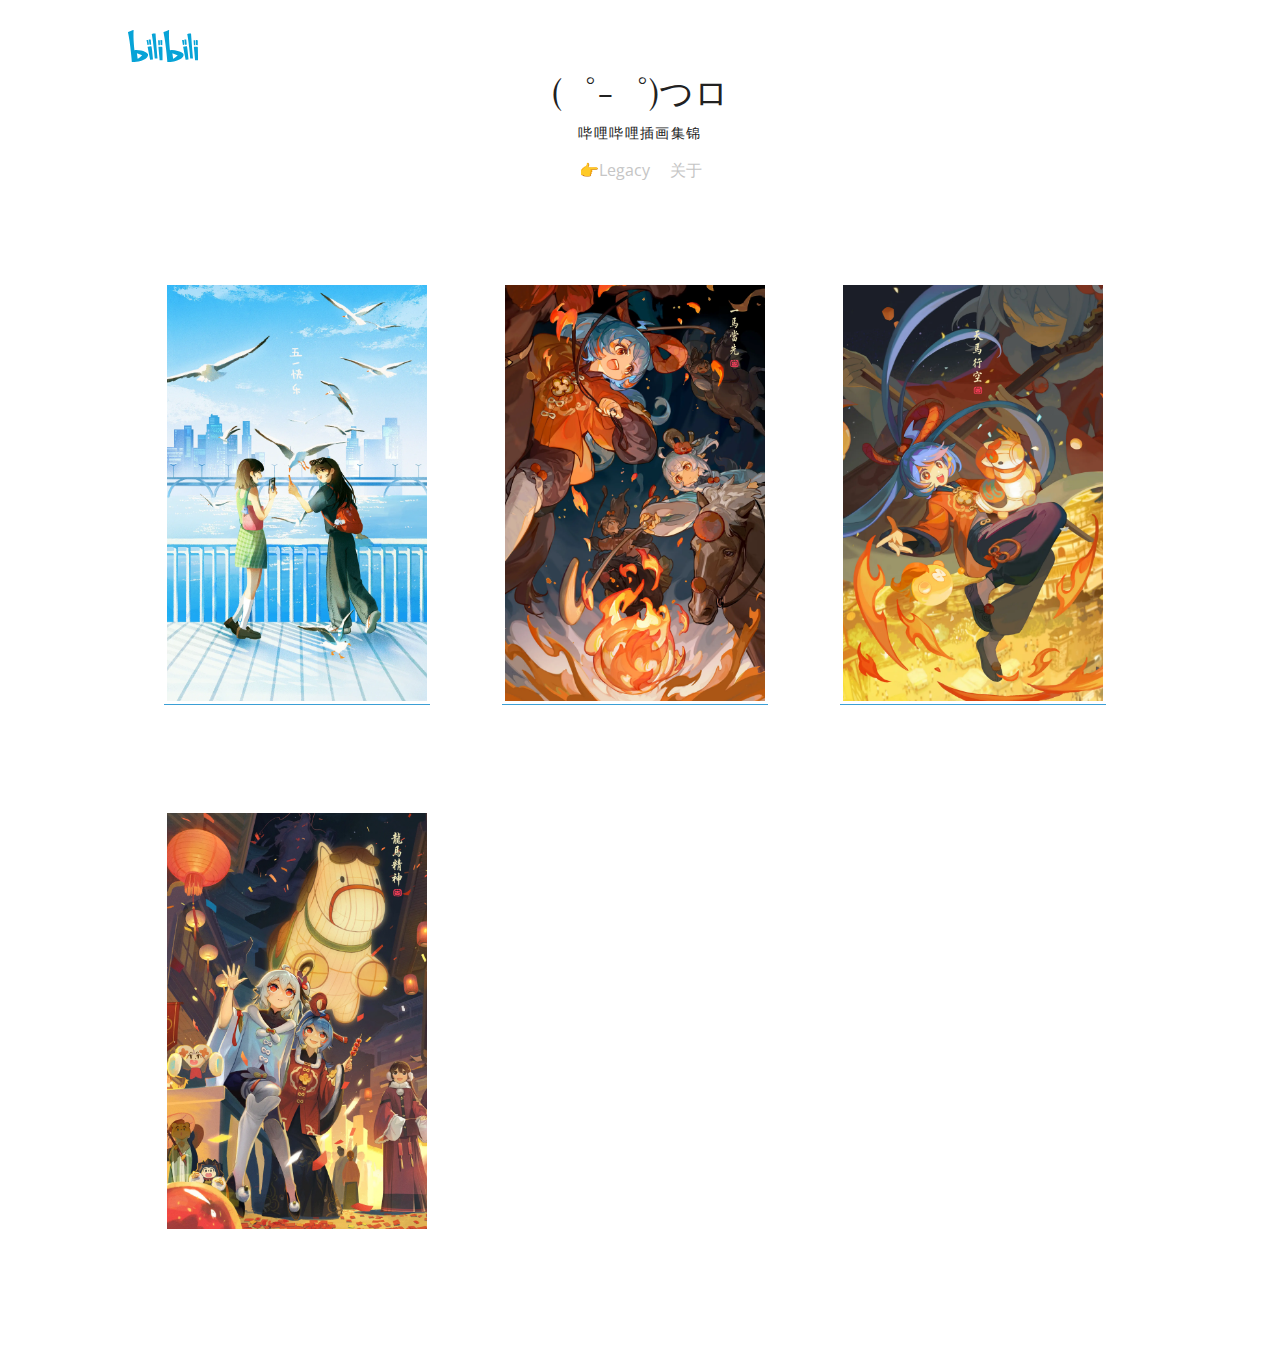
<file: index.html>
<!DOCTYPE html>
<html lang="zh">

<head>
    <meta charset="UTF-8">
    <meta name="viewport" content="width=device-width, initial-scale=1.0">
    <title>Bilibili Poster</title>
    <link rel="icon" type="image/png" href="https://www.bilibili.com/favicon.ico">
    <link rel="stylesheet" href="index.css">
</head>

<body>
    <div class="wrapper">
        <header>
            <div class="logo">
                <a href="index.html">
                    <svg xmlns="http://www.w3.org/2000/svg" xmlns:xlink="http://www.w3.org/1999/xlink" version="1.1"
                        id="Bilibili" x="0px" y="0px" viewBox="0 0 2186.86 999.65"
                        style="enable-background:new 0 0 2186.86 999.65;" xml:space="preserve">
                        <style type="text/css">
                            .st0 {
                                fill: #07A3D7;
                            }
                        </style>
                        <g>
                            <path class="st0"
                                d="M2030.61,892.82c-9.77,0-18.55,0-26.37-0.98c-16.6-0.97-33.2-1.95-49.8-1.95c-10.74,0-10.74,0-11.72-10.74   l-15.63-177.74l-15.62-147.46l-10.74-90.82l-9.77-79.1l-17.58-123.05c-5.86-43.94-12.69-86.91-21.48-130.86   c-0.98-6.83-0.98-7.81,6.84-8.79c30.27-5.86,61.52-8.79,92.77-8.79h10.74c4.88,0.98,7.81,3.91,8.79,9.77l3.91,67.38l27.34,364.26   l13.67,166.99l8.79,95.71L2030.61,892.82L2030.61,892.82z M833.34,112.54h17.58c8.79,0,10.74,2.93,10.74,11.72l7.82,118.17   l17.58,245.11l10.74,127.93l7.81,98.64l15.63,169.92c0,7.81-0.98,8.79-8.79,8.79l-70.32-2.93c-4.88,0.98-7.81-1.95-7.81-6.84   l-2.93-34.18c-2.93-29.29-5.86-58.59-7.81-88.86l-15.63-154.3l-16.6-139.65l-11.72-98.63l-12.69-89.85   c-5.86-40.04-12.7-81.05-19.53-121.09l-4.89-27.34c-0.97-4.89,0-6.84,4.89-7.82C774.75,116.45,801.12,111.57,833.34,112.54   L833.34,112.54L833.34,112.54z M1815.77,506.1c24.41,0,27.34,0.98,31.25,24.41c4.88,29.3,8.79,58.6,11.72,87.89l10.74,94.73   l20.51,201.17c0.97,4.89,0,6.84-4.89,6.84l-76.17,8.79c-7.81,0.97-9.77,0-10.74-7.81l-43.95-224.61l-27.34-149.42l-3.91-20.51   c-0.97-3.9,0.98-6.83,4.89-7.81C1758.15,512.94,1787.45,508.05,1815.77,506.1L1815.77,506.1L1815.77,506.1z M705.41,506.1   c26.37-0.98,29.3,1.95,32.23,26.37c6.84,40.04,11.72,79.1,15.63,119.14l12.69,117.18l7.81,79.11l6.84,63.47   c0,8.79-0.98,10.75-8.79,11.72l-72.26,6.84c-7.82,0.97-9.77,0-10.75-7.81l-59.57-306.65l-15.62-86.91   c-0.98-4.88,0.97-7.81,5.86-8.79C649.75,512.94,678.07,508.05,705.41,506.1L705.41,506.1L705.41,506.1z M1078.46,808.83v121.1v3.9   c0.98,5.86-1.95,8.79-7.81,7.82h-23.44c-16.6,0-33.2,0.97-49.8,1.95c-8.79,0.98-9.77,0.98-10.75-9.77l-15.62-175.78l-7.81-86.91   l-11.72-132.81c-0.98-10.75,0.98-12.7,9.76-13.68c27.35-2.93,54.69-2.93,82.04-1.95l20.5,2.93c7.82,2.93,8.79,3.91,8.79,11.72   l2.93,52.73l0.98,58.6C1077.49,702.39,1078.46,755.12,1078.46,808.83L1078.46,808.83L1078.46,808.83z M2186.86,814.69v114.26v5.86   c0,4.88-1.95,7.81-6.84,6.84h-35.15c-13.67,0-27.35,0.97-40.04,1.95c-7.81,0.98-8.79,0-9.77-8.79l-20.5-228.52l-10.75-113.28   l-3.9-57.61c-0.98-7.82,0.97-9.77,8.79-9.77c32.22-3.91,65.43-4.88,97.65-0.98c12.7,0.98,14.65,4.89,15.63,17.58l2.93,129.88   L2186.86,814.69L2186.86,814.69z M1787.45,298.09c9.76,0,18.55,0.98,25.39,1.95c4.88,0.98,6.83,2.93,7.81,7.82l12.69,135.74   c2.93,11.72,0.98,13.67-10.74,13.67l-33.2,1.95c-6.84,0.98-9.77,1.96-9.77-8.78l-13.67-110.36l-3.9-31.25   c-0.98-5.86,0.97-8.79,6.83-9.76L1787.45,298.09L1787.45,298.09z M681,298.09c7.81,0,15.63,0.98,22.46,1.95   c3.91,0.98,5.86,2.93,6.84,7.82l3.9,34.18l9.77,106.44c0.98,7.81,0.98,8.79-6.84,8.79l-38.08,1.95c-7.81,0.98-8.79,0-9.77-7.81   l-8.79-78.12l-7.81-65.43c-0.98-4.89,0.98-7.82,5.86-7.82C665.38,299.07,673.19,298.09,681,298.09L681,298.09L681,298.09z    M1070.65,395.75v67.38c0.98,10.74-0.98,10.74-9.77,10.74c-12.69,0-24.41-0.97-36.13-1.95c-7.81-0.98-8.79-0.98-7.81-8.79   l-2.93-83.01c0-18.55,0-37.11-0.98-55.66c-0.97-8.79,0-9.77,8.79-9.77c13.67,0,27.34,0.98,41.02,2.93c7.81,0,7.81,1.96,7.81,9.77   V395.75L1070.65,395.75z M2180.02,396.72v67.39c0,8.79-0.97,9.76-9.76,9.76l-37.11-1.95c-5.86-0.98-8.79-3.91-7.81-8.79   l-2.93-139.65c0-7.81,0.97-8.79,8.79-8.79c12.69,0,24.41,0.98,36.13,1.96c14.65,0.97,12.69,3.9,12.69,14.64L2180.02,396.72   L2180.02,396.72z M650.73,449.46c0.97,11.72,0,13.67-11.72,14.65l-23.44,5.86c-7.81,2.93-8.79,0.97-9.76-5.86l-24.42-137.7   c-2.93-8.79-0.98-10.74,7.81-11.72l34.18-5.86c7.82-0.97,9.77-0.97,9.77,6.84c2.93,16.6,5.86,33.2,7.81,49.8l9.77,78.13   L650.73,449.46L650.73,449.46z M1689.79,315.67c14.65-2.93,30.27-4.88,45.9-6.84c4.88-0.97,6.83,1.96,7.81,6.84l7.81,53.71   c3.91,26.37,6.84,52.73,7.82,79.1v7.81c0.97,3.91-0.98,6.84-4.89,7.82l-31.25,6.83c-4.88,0.98-6.83-0.97-7.81-5.86l-25.39-145.5   V315.67L1689.79,315.67z M996.43,421.14c0,15.62-0.98,30.27-1.95,43.94c0,4.89-1.96,6.84-6.84,7.82l-30.27,2.93   c-4.88,0.97-6.84-1.96-6.84-6.84c-1.95-14.65-2.93-28.32-3.9-42.97c-1.96-26.37-3.91-53.71-4.89-81.05l-1.95-19.53   c-0.98-3.91,0.98-5.86,4.88-5.86l40.04-2.93c6.84,0,8.79,0.97,8.79,8.79L996.43,421.14L996.43,421.14z M2103.85,405.51   c0.98,18.56,0.98,38.09,0,56.64c0.98,8.79-0.97,10.75-9.76,10.75l-27.35,2.93c-4.88,0.97-7.81-1.96-7.81-6.84   c-0.98-24.41-2.93-49.8-4.88-74.22l-3.91-68.36c-0.98-4.88,0.98-6.83,4.88-6.83l39.07-2.93c6.83,0,7.81,0.97,7.81,8.79   C2103.85,351.8,2104.83,379.15,2103.85,405.51L2103.85,405.51L2103.85,405.51z M612.64,738.52c15.63,18.56,18.56,39.06,11.72,61.52   c-5.86,21.49-16.6,40.04-32.23,55.67c-25.39,26.37-54.68,47.85-86.91,64.45c-55.66,29.3-113.28,49.81-174.81,60.55   c-43.94,8.79-87.89,14.65-131.83,17.58c-13.67,0.97-27.34,0.97-41.02,0.97h-29.29c-7.82,0-9.77-1.95-10.75-9.76l-6.83-94.73   L92.13,708.25l-20.5-177.74l-11.72-94.72l-12.7-90.82c-6.83-49.81-15.62-99.61-24.41-149.42C15.96,155.51,9.13,115.47,0.34,75.44   c-0.98-4.89,0-8.79,4.88-9.77L140.96,9.03c8.79-3.91,16.6-6.84,25.39-8.79c5.86-0.98,8.79,0.98,7.81,6.84   c0,15.62,0,31.25-0.97,47.85l-0.98,12.69c-0.97,56.64-0.97,113.28,0,170.9c0.98,49.81,3.91,100.59,6.84,150.39   c4.88,78.13,12.69,156.25,20.51,233.4c0,7.81,0.97,7.81,9.76,6.84c16.6-2.93,32.23-3.91,48.83-3.91   c51.76,0,103.51,5.86,153.32,18.55c43.94,10.75,85.94,25.4,127.93,43.95c20.51,9.77,39.06,21.48,56.64,35.16   C602.88,727.78,607.76,732.66,612.64,738.52L612.64,738.52L612.64,738.52z M1713.23,729.73c20.51,16.6,27.34,39.06,21.48,65.43   c-4.88,21.49-14.65,40.04-29.3,56.64c-23.43,26.37-50.78,46.88-81.05,63.48c-58.59,32.23-121.09,54.69-187.5,66.41   c-36.13,6.83-72.27,12.69-108.4,15.62c-20.51,1.95-42.97,2.93-65.43,1.95h-26.37c-5.85,0.98-8.78-1.95-8.78-7.81   c-1.96-27.34-3.91-54.69-6.84-82.03l-15.63-166.99l-16.6-145.51l-20.5-164.06c-2.93-28.32-6.84-57.62-11.72-85.94l-17.58-109.38   c-7.81-51.75-17.58-103.51-28.32-155.27l-0.98-6.83c-1.95-4.89,0-8.79,4.88-9.77c47.86-19.53,94.73-41.02,142.58-59.57   c12.7-4.88,28.32-10.74,27.35,0.98c-3.91,36.13-2.93,72.26-3.91,107.42c-0.98,29.29-0.98,58.59,0.98,86.91v22.46   c0,35.16,0.97,70.32,3.9,104.49c1.96,45.9,4.89,92.78,8.79,138.68l8.79,98.63c0.98,18.55,2.93,36.13,5.86,54.69   c0,10.74,1.95,9.76,10.74,8.79c17.58-2.93,35.16-3.91,52.74-3.91c61.52,0.98,121.09,10.74,179.68,27.34   c40.04,10.75,78.13,25.39,115.24,44.93C1683.93,706.29,1698.58,717.04,1713.23,729.73L1713.23,729.73L1713.23,729.73z    M301.12,901.61c14.65-8.79,40.04-26.37,75.19-53.71c35.16-28.32,56.64-46.88,65.43-56.64c-52.73-23.44-107.42-43.95-164.06-62.5   L301.12,901.61L301.12,901.61z M1548.19,796.14c2.93-2.93,1.95-4.88-0.98-6.84l-23.44-9.76c-41.01-17.58-82.03-33.21-124.02-46.88   l-5.86-1.95c-1.95-0.98-3.9,0-6.83,0.98l23.43,168.94c2.93,0,4.89-0.98,5.86-1.95c38.09-27.35,76.17-55.67,114.26-85.94   L1548.19,796.14L1548.19,796.14z" />
                        </g>
                    </svg>
                </a>
            </div>
            <div class="title">
                <h1>(゜-゜)つロ</h1>
                <h3>哔哩哔哩插画集锦</h3>
            </div>
            <nav>
                <ul>
                    <li><a href="legacy.html">👉Legacy</a></li>
                    <li><a href="https://github.com/AIboy996/bilibili_poster" target="_blank">关于</a></li>
                </ul>
            </nav>
        </header>
        <div class="grid">
            <!-- Optional preloaded items -->
        </div>

        <footer>
            <span class="status">No more items!</span><br>
            <span class="status">©️本站无任何商业性质，一切版权归哔哩哔哩所有。</span>
        </footer>
    </div>


    <!-- Google Fonts -->
    <link href="https://fonts.googleapis.com/css?family=Open+Sans:400,700|Playfair+Display:400,700,900"
        rel="stylesheet">
    <script src="https://cdnjs.cloudflare.com/ajax/libs/jquery/3.1.1/jquery.min.js"></script>
    <script src="index.js"></script>

</body>

</html>
</file>
<file: index.css>
/* Color presets */
:root {
    --color-blue: #3b9fd5;
    --color-darckgrey: #212121;
    --color-lightgrey: #c5c5c5;
    --color-black: #000000;
    --color-white: #FFFFFF;
}

/* Global */
* {
    -webkit-box-sizing: border-box;
    -moz-box-sizing: border-box;
    box-sizing: border-box;
}

html {
    overflow-y: scroll;
    /* Force scrollbar. */
}

body {
    margin: 0;
    font-family: 'Open Sans', sans-serif;
    color: var(--color-darckgrey);
}

.wrapper {
    padding: 30px 10%;
    transition: ease .2s;
}

/* Header */
header {
    margin-bottom: 80px;
    text-align: center;
}

head .logo a {
    display: flex;
}

header .logo svg {
    display: block;
    width: 70px;
}

header .title h1 {
    margin: .2em;
    font-family: 'Playfair Display', serif;
    font-size: 2.1em;
    font-weight: normal;
}

header .title h3 {
    margin: 0;
    font-size: .9em;
    font-weight: normal;
    letter-spacing: .1em;
}

header nav ul {
    list-style: none;
    padding: 0;
}

header nav ul li {
    display: inline-block;
}

header nav ul li a {
    position: relative;
    padding: .25em .5em;
    color: var(--color-lightgrey);
    font-size: 1em;
    text-decoration: none;
}

header nav ul li a:hover:after {
    content: '';
    display: block;
    width: 100%;
    -webkit-transform: translateY(-50%);
    -ms-transform: translateY(-50%);
    -o-transform: translateY(-50%);
    transform: translateY(-50%);
    position: absolute;
    top: 90%;
    left: 0;
    border-bottom: 4px solid var(--color-blue);
}

/* Grid */
.grid {
    max-width: 1200px;
    margin: 0 auto;
}

/* Clearfix */
.grid:after {
    content: '';
    display: block;
    clear: both;
}

/* Grid items */
.item,
.item-mid,
.item-big {
    display: inline-block;
    position: relative;
    width: 26%;
    margin: 20px 3.5%;
    margin-bottom: 80px;
    background: var(--color-blue);
    cursor: pointer;
    /* Animation */
    animation-name: append-item;
    animation-duration: 0.6s;
    animation-iteration-count: 1;
    animation-direction: alternate;
    animation-timing-function: cubic-bezier(.42, .97, .52, 1.49);
}

@keyframes append-item {
    0% {
        -webkit-transform: translateY(250px);
        -ms-transform: translateY(250px);
        -o-transform: translateY(250px);
        transform: translateY(250px);
    }

    100% {
        -webkit-transform: translateY(0px);
        -ms-transform: translateY(0px);
        -o-transform: translateY(0px);
        transform: translateY(0px);
    }
}

.item img {
    display: block;
    width: 100%;
    max-width: 100%;
    background-color: #FFFFFF;
    border: 3px solid #FFFFFF;

}

.item-mid img {
    display: block;
    width: 100%;
    border: 3px solid #FFFFFF;
}


@media screen and (max-width: 768px) {

    .item,
    .item-mid img {
        width: 45%;
        margin: 15px 2.5%;
    }
}

@media screen and (max-width: 520px) {

    .item,
    .item-big img {
        width: 100%;
        margin: 15px 0%;
    }
}

/* Items */
.img-item {
    position: relative;
    transform: translate(1, 1);
    -webkit-filter: grayscale(0%);
    filter: grayscale(0%);
    box-shadow: 0px 0px 0px rgba(0, 0, 0, 0), 0 0px 0px rgba(0, 0, 0, 0);
    transition: ease .5s;
    will-change: transform, box-shadow;
}

.item:hover .img-item {
    transform: translate(-2em, -2em);
    /* -webkit-filter: grayscale(75%); */
    /* filter: grayscale(75%); */
    box-shadow: 4px 10px 20px rgba(0, 0, 0, 0.15), 0 6px 6px rgba(0, 0, 0, 0.20);
    z-index: 1;
}

.item-mid:hover .img-item {
    transform: translate(-2em, -2em);
    /* -webkit-filter: grayscale(75%); */
    /* filter: grayscale(75%); */
    box-shadow: 4px 10px 20px rgba(0, 0, 0, 0.15), 0 6px 6px rgba(0, 0, 0, 0.20);
    z-index: 1;
}

.thumb-title {
    position: absolute;
    bottom: 0;
    padding: .5em 1em;
    color: #ffffff;
    font-size: .8em;
    letter-spacing: .1em;
}

/* Footer */
footer {
    text-align: center;
}

.status {
    display: none;
}

/* Lightbox */
.sandbox {
    display: none;
    position: fixed;
    width: 100%;
    height: 100%;
    top: 0;
    left: 0;
    background: #000000;
    z-index: 100;
}

.lightbox {
    position: fixed;
    width: 94%;
    height: 94%;
    top: 50%;
    left: 50%;
    -webkit-transform: translate(-50%, -50%);
    -ms-transform: translate(-50%, -50%);
    -o-transform: translate(-50%, -50%);
    transform: translate(-50%, -50%);
    background: black;
    background-size: contain;
    cursor: crosshair
}
</file>
